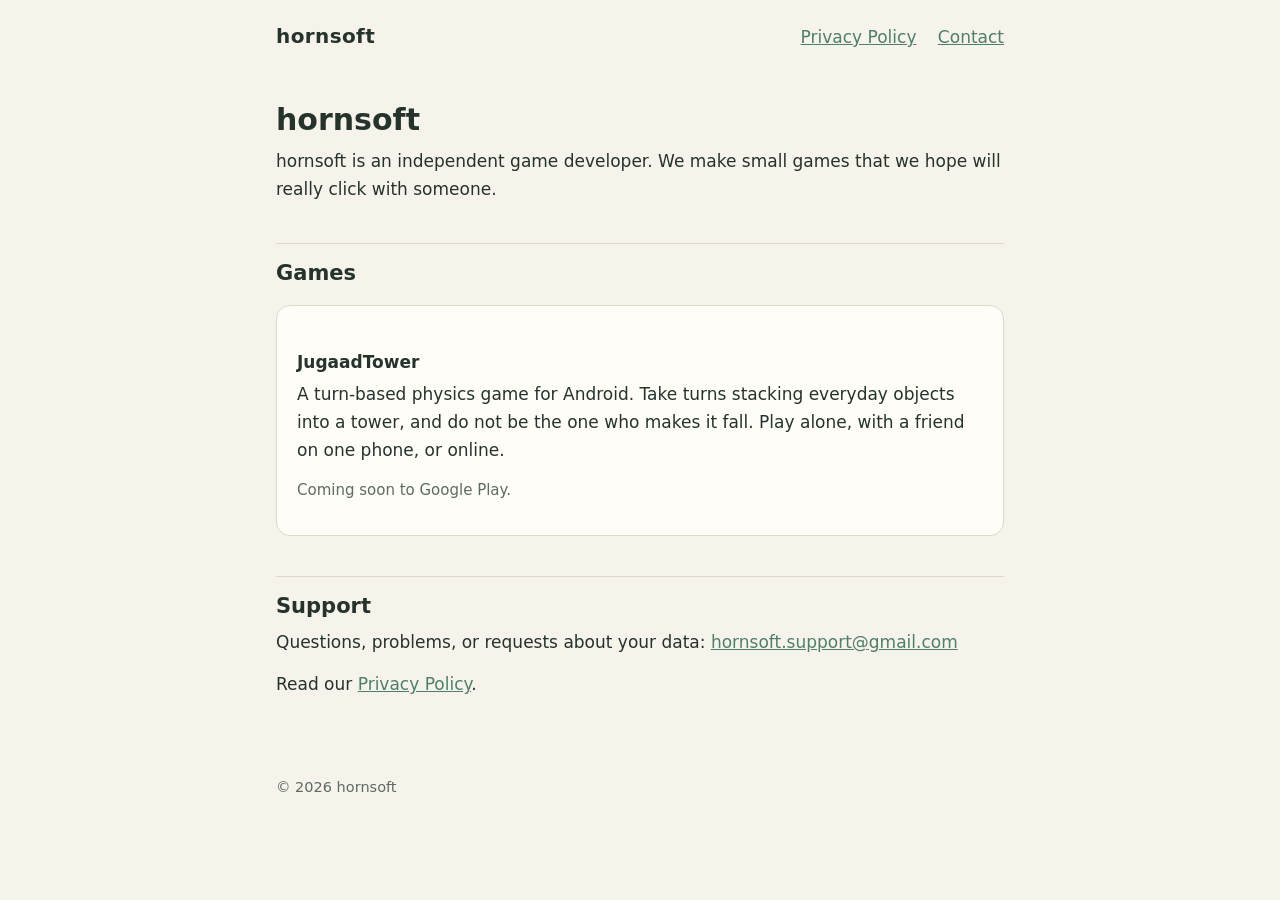
<file: index.html>
<!doctype html>
<html lang="en">
<head>
  <meta charset="utf-8">
  <meta name="viewport" content="width=device-width, initial-scale=1">
  <title>hornsoft</title>
  <meta name="description" content="hornsoft is an independent game developer. Home of JugaadTower.">
  <link rel="stylesheet" href="style.css">
</head>
<body>
  <header class="site">
    <a class="brand" href="./">hornsoft</a>
    <nav>
      <a href="privacy/">Privacy Policy</a>
      <a href="mailto:hornsoft.support@gmail.com">Contact</a>
    </nav>
  </header>

  <main>
    <h1>hornsoft</h1>
    <p>hornsoft is an independent game developer. We make small games that we hope will really click with someone.</p>

    <h2>Games</h2>
    <div class="card">
      <h3>JugaadTower</h3>
      <p>A turn-based physics game for Android. Take turns stacking everyday objects into a tower, and do not be the one who makes it fall. Play alone, with a friend on one phone, or online.</p>
      <p class="meta">Coming soon to Google Play.</p>
    </div>

    <h2>Support</h2>
    <p>Questions, problems, or requests about your data: <a href="mailto:hornsoft.support@gmail.com">hornsoft.support@gmail.com</a></p>
    <p>Read our <a href="privacy/">Privacy Policy</a>.</p>
  </main>

  <footer class="site">
    <p>&copy; 2026 hornsoft</p>
  </footer>
</body>
</html>
</file>
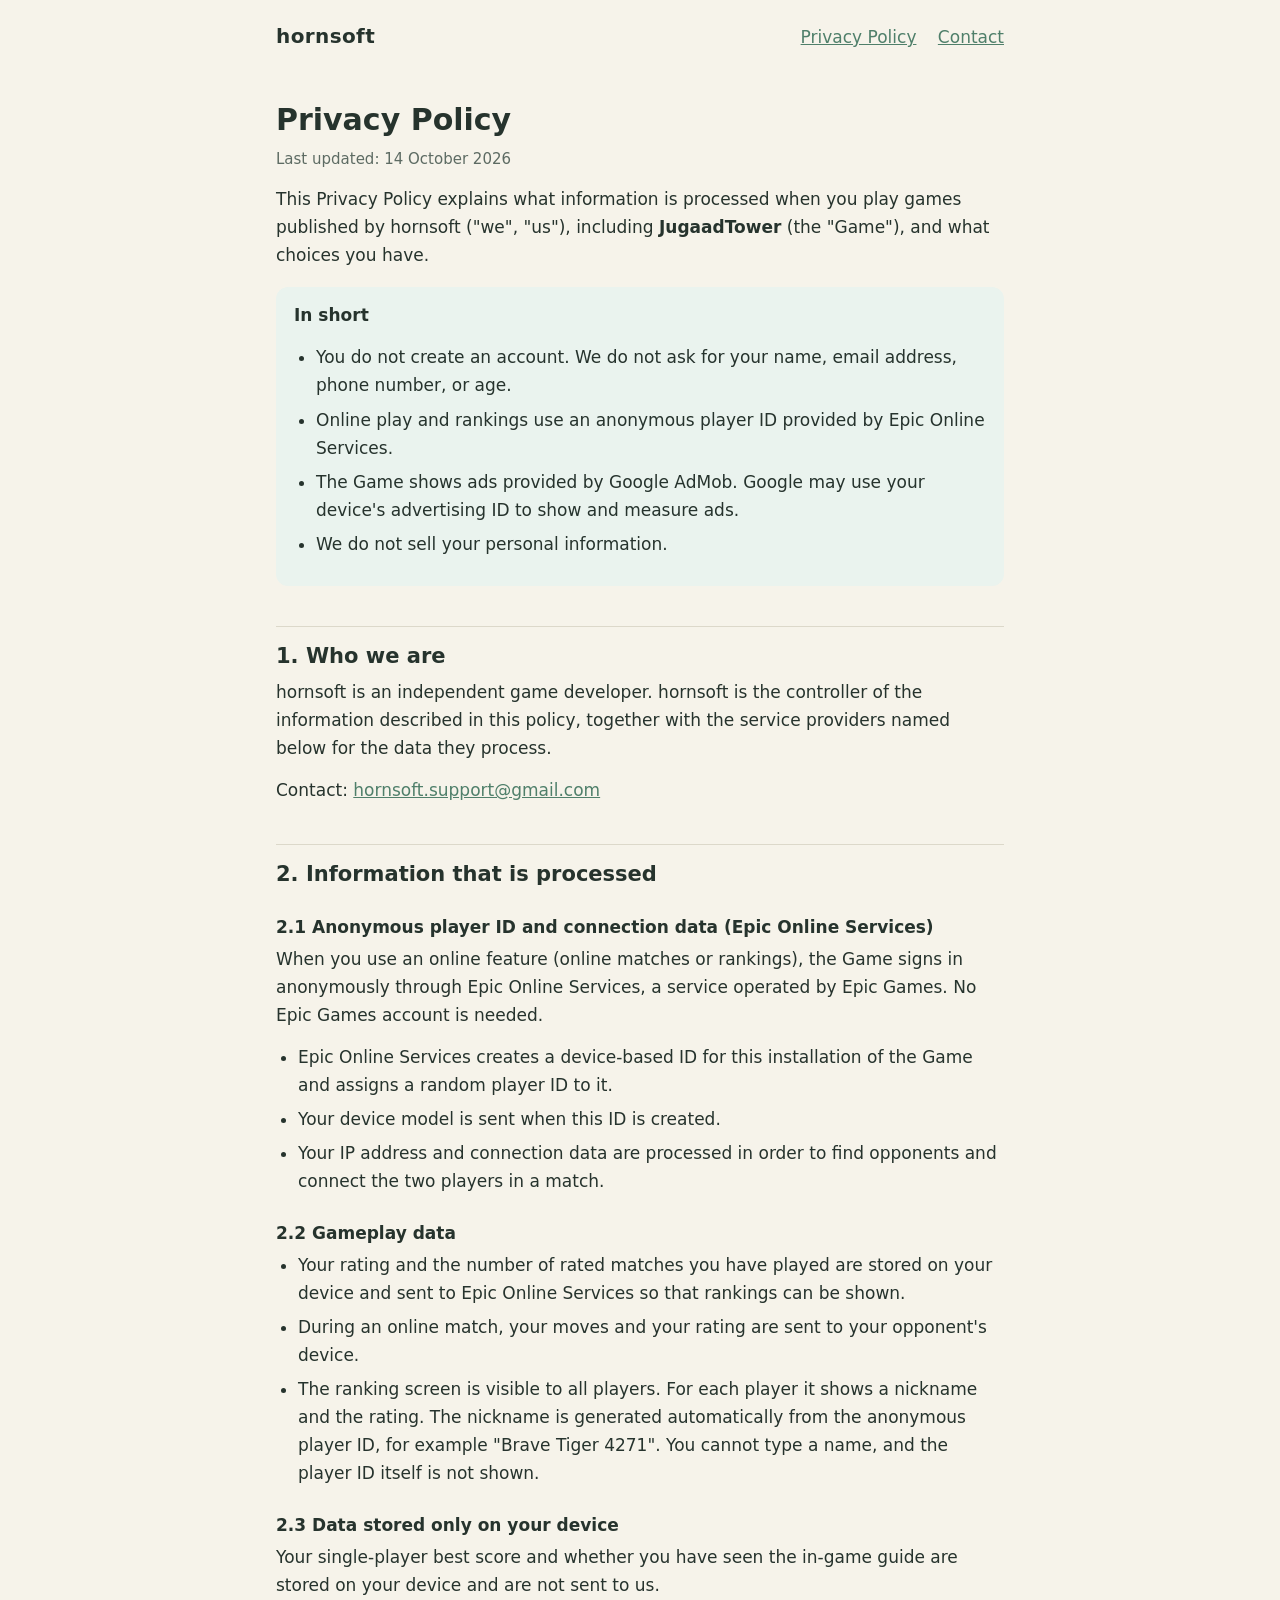
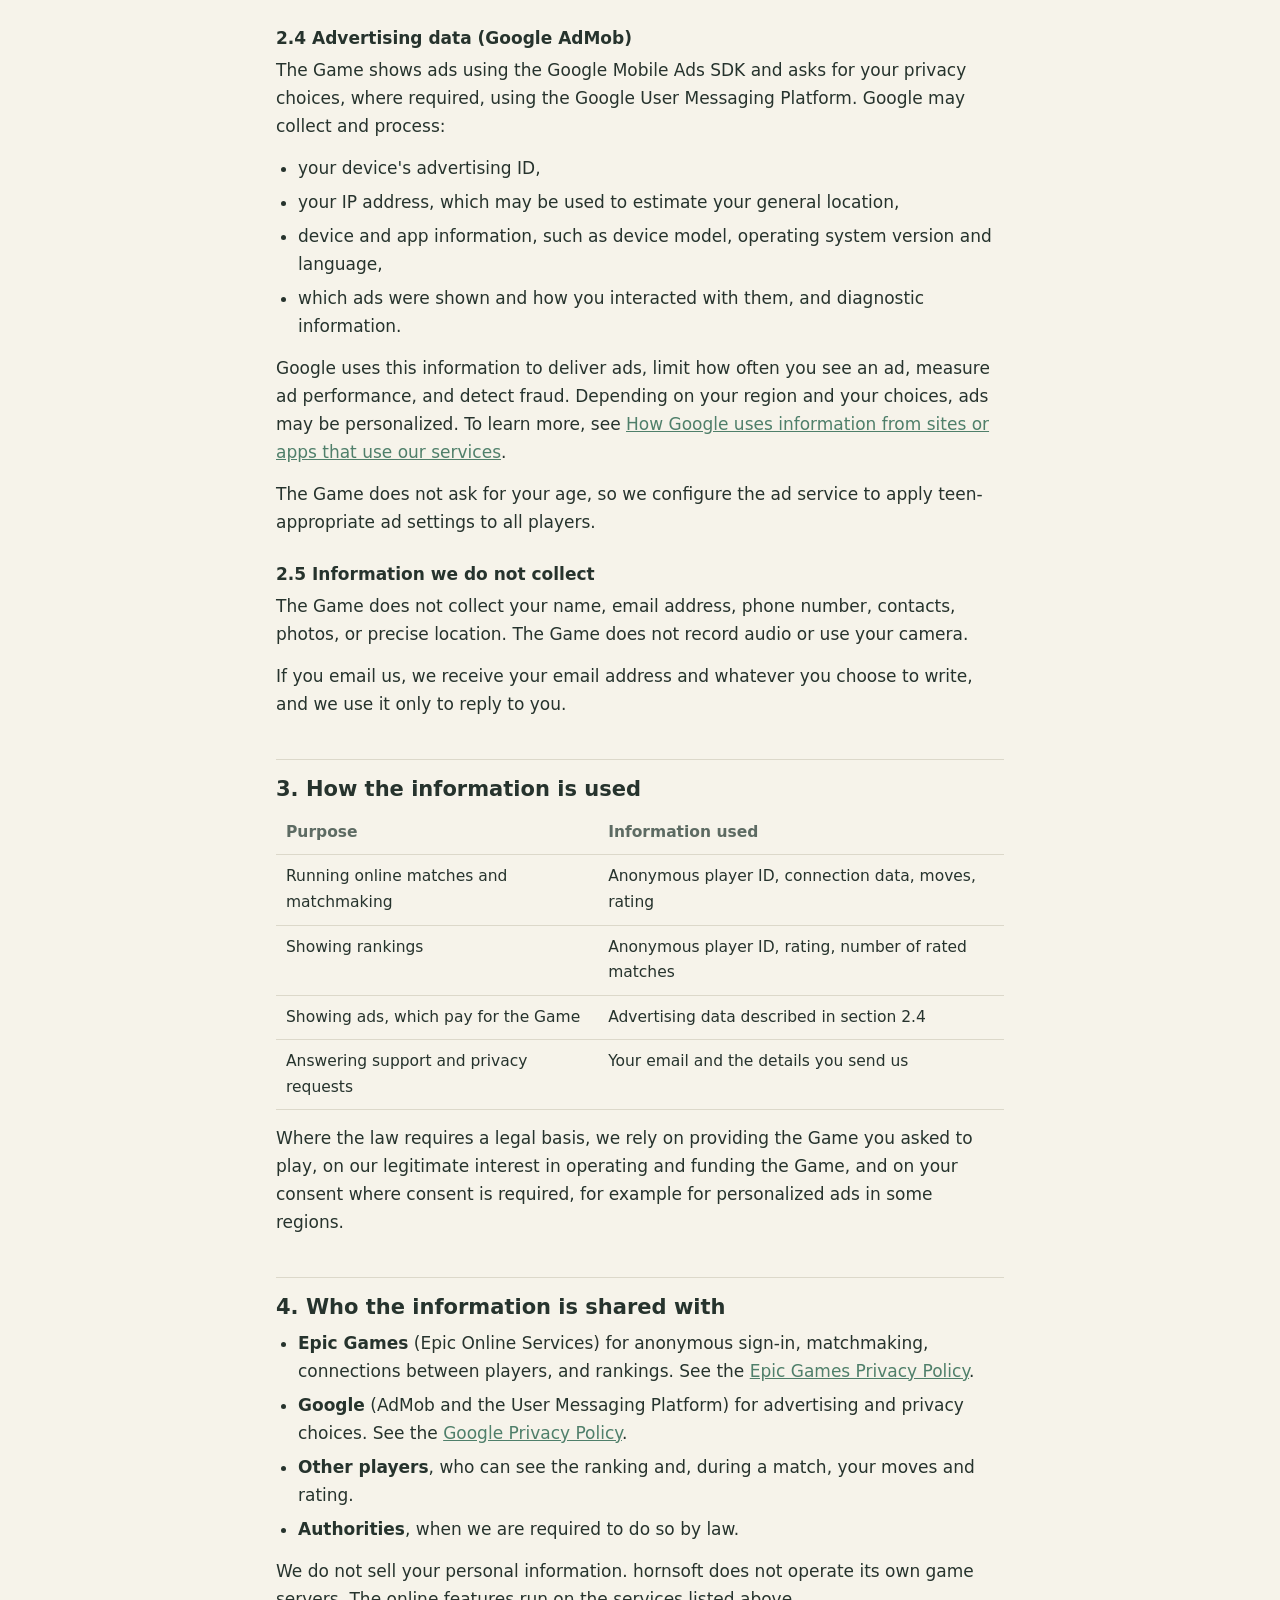
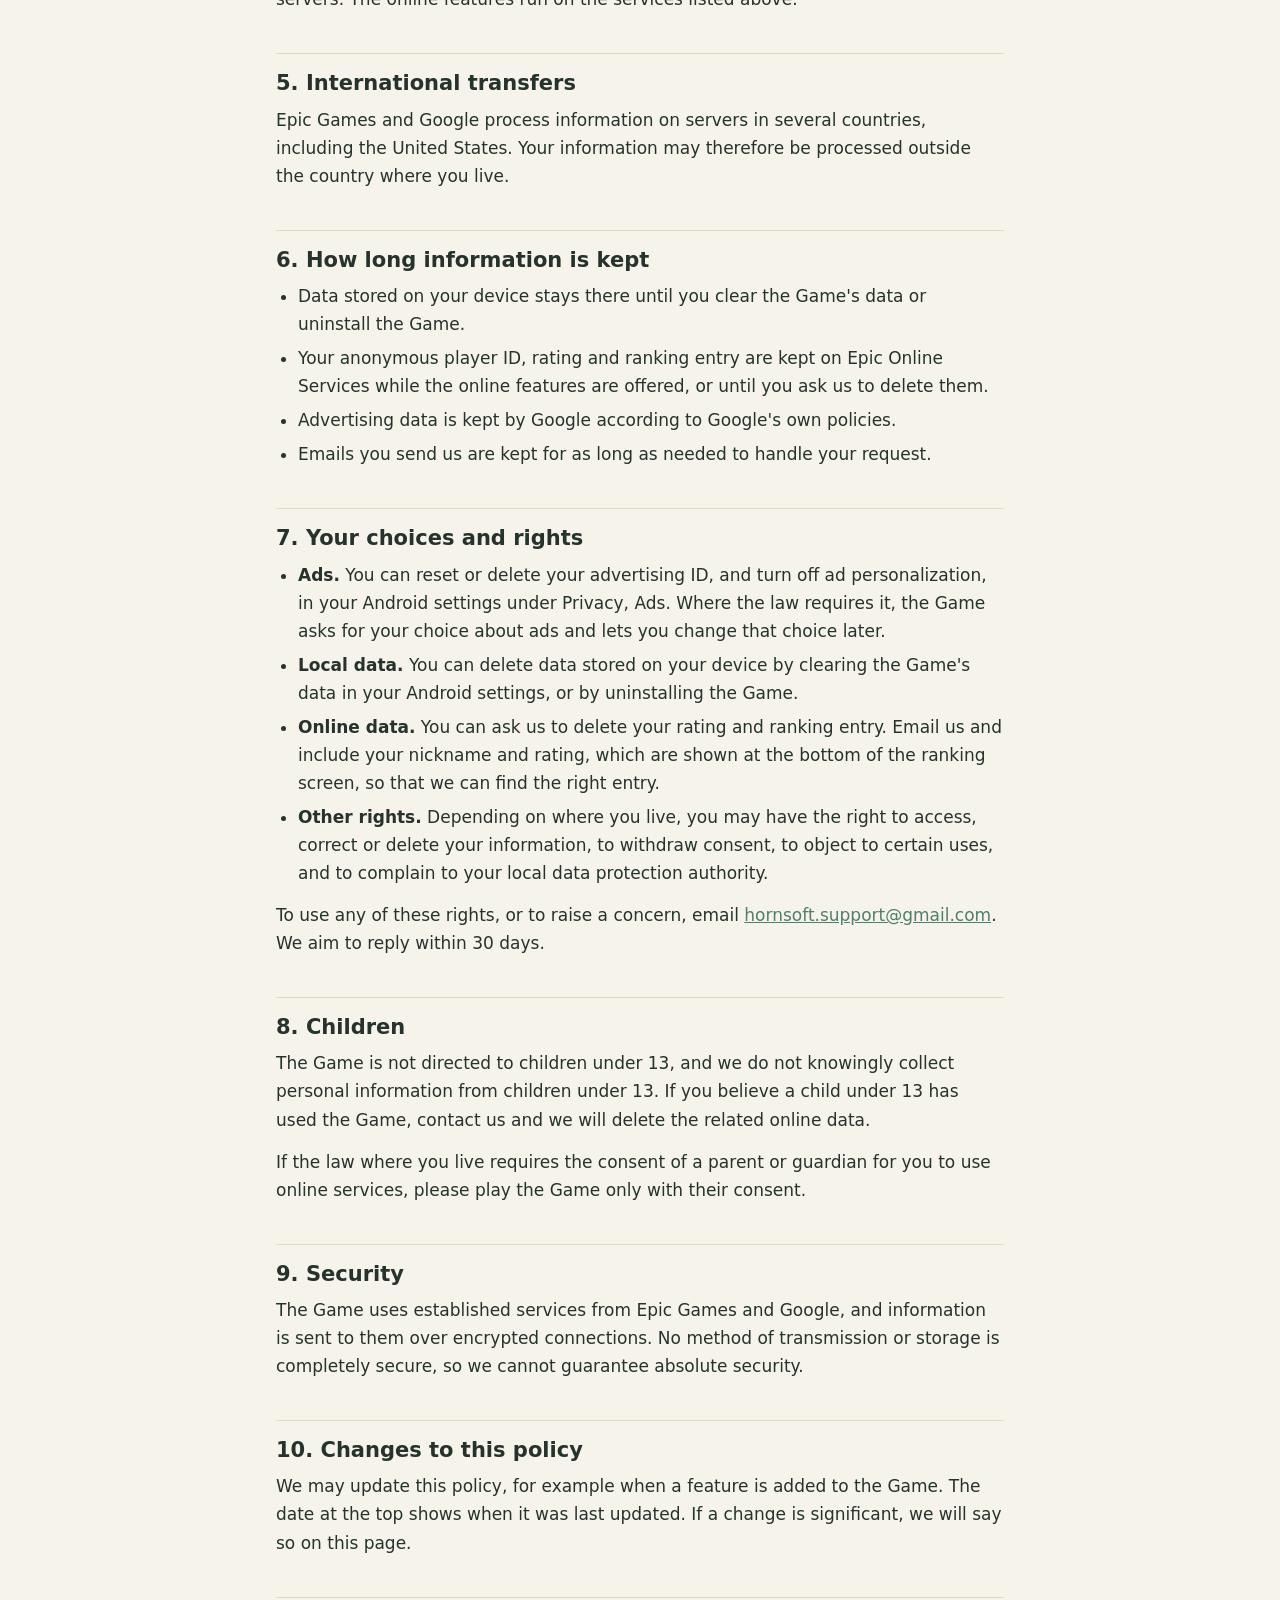
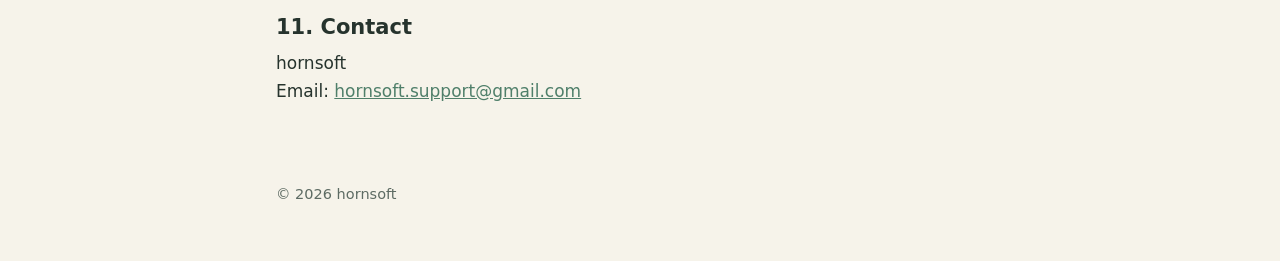
<file: privacy/index.html>
<!doctype html>
<html lang="en">
<head>
  <meta charset="utf-8">
  <meta name="viewport" content="width=device-width, initial-scale=1">
  <title>Privacy Policy | hornsoft</title>
  <meta name="description" content="Privacy Policy for games published by hornsoft, including JugaadTower.">
  <link rel="stylesheet" href="../style.css">
</head>
<body>
  <header class="site">
    <a class="brand" href="../">hornsoft</a>
    <nav>
      <a href="./">Privacy Policy</a>
      <a href="mailto:hornsoft.support@gmail.com">Contact</a>
    </nav>
  </header>

  <main>
    <h1>Privacy Policy</h1>
    <p class="meta">Last updated: 14 October 2026</p>

    <p>This Privacy Policy explains what information is processed when you play games published by hornsoft ("we", "us"), including <strong>JugaadTower</strong> (the "Game"), and what choices you have.</p>

    <div class="note">
      <p><strong>In short</strong></p>
      <ul>
        <li>You do not create an account. We do not ask for your name, email address, phone number, or age.</li>
        <li>Online play and rankings use an anonymous player ID provided by Epic Online Services.</li>
        <li>The Game shows ads provided by Google AdMob. Google may use your device's advertising ID to show and measure ads.</li>
        <li>We do not sell your personal information.</li>
      </ul>
    </div>

    <h2>1. Who we are</h2>
    <p>hornsoft is an independent game developer. hornsoft is the controller of the information described in this policy, together with the service providers named below for the data they process.</p>
    <p>Contact: <a href="mailto:hornsoft.support@gmail.com">hornsoft.support@gmail.com</a></p>

    <h2>2. Information that is processed</h2>

    <h3>2.1 Anonymous player ID and connection data (Epic Online Services)</h3>
    <p>When you use an online feature (online matches or rankings), the Game signs in anonymously through Epic Online Services, a service operated by Epic Games. No Epic Games account is needed.</p>
    <ul>
      <li>Epic Online Services creates a device-based ID for this installation of the Game and assigns a random player ID to it.</li>
      <li>Your device model is sent when this ID is created.</li>
      <li>Your IP address and connection data are processed in order to find opponents and connect the two players in a match.</li>
    </ul>

    <h3>2.2 Gameplay data</h3>
    <ul>
      <li>Your rating and the number of rated matches you have played are stored on your device and sent to Epic Online Services so that rankings can be shown.</li>
      <li>During an online match, your moves and your rating are sent to your opponent's device.</li>
      <li>The ranking screen is visible to all players. For each player it shows a nickname and the rating. The nickname is generated automatically from the anonymous player ID, for example "Brave Tiger 4271". You cannot type a name, and the player ID itself is not shown.</li>
    </ul>

    <h3>2.3 Data stored only on your device</h3>
    <p>Your single-player best score and whether you have seen the in-game guide are stored on your device and are not sent to us.</p>

    <h3>2.4 Advertising data (Google AdMob)</h3>
    <p>The Game shows ads using the Google Mobile Ads SDK and asks for your privacy choices, where required, using the Google User Messaging Platform. Google may collect and process:</p>
    <ul>
      <li>your device's advertising ID,</li>
      <li>your IP address, which may be used to estimate your general location,</li>
      <li>device and app information, such as device model, operating system version and language,</li>
      <li>which ads were shown and how you interacted with them, and diagnostic information.</li>
    </ul>
    <p>Google uses this information to deliver ads, limit how often you see an ad, measure ad performance, and detect fraud. Depending on your region and your choices, ads may be personalized. To learn more, see <a href="https://policies.google.com/technologies/partner-sites" rel="noopener">How Google uses information from sites or apps that use our services</a>.</p>
    <p>The Game does not ask for your age, so we configure the ad service to apply teen-appropriate ad settings to all players.</p>

    <h3>2.5 Information we do not collect</h3>
    <p>The Game does not collect your name, email address, phone number, contacts, photos, or precise location. The Game does not record audio or use your camera.</p>
    <p>If you email us, we receive your email address and whatever you choose to write, and we use it only to reply to you.</p>

    <h2>3. How the information is used</h2>
    <div class="table-wrap">
      <table>
        <thead>
          <tr><th>Purpose</th><th>Information used</th></tr>
        </thead>
        <tbody>
          <tr><td>Running online matches and matchmaking</td><td>Anonymous player ID, connection data, moves, rating</td></tr>
          <tr><td>Showing rankings</td><td>Anonymous player ID, rating, number of rated matches</td></tr>
          <tr><td>Showing ads, which pay for the Game</td><td>Advertising data described in section 2.4</td></tr>
          <tr><td>Answering support and privacy requests</td><td>Your email and the details you send us</td></tr>
        </tbody>
      </table>
    </div>
    <p>Where the law requires a legal basis, we rely on providing the Game you asked to play, on our legitimate interest in operating and funding the Game, and on your consent where consent is required, for example for personalized ads in some regions.</p>

    <h2>4. Who the information is shared with</h2>
    <ul>
      <li><strong>Epic Games</strong> (Epic Online Services) for anonymous sign-in, matchmaking, connections between players, and rankings. See the <a href="https://www.epicgames.com/site/privacypolicy" rel="noopener">Epic Games Privacy Policy</a>.</li>
      <li><strong>Google</strong> (AdMob and the User Messaging Platform) for advertising and privacy choices. See the <a href="https://policies.google.com/privacy" rel="noopener">Google Privacy Policy</a>.</li>
      <li><strong>Other players</strong>, who can see the ranking and, during a match, your moves and rating.</li>
      <li><strong>Authorities</strong>, when we are required to do so by law.</li>
    </ul>
    <p>We do not sell your personal information. hornsoft does not operate its own game servers. The online features run on the services listed above.</p>

    <h2>5. International transfers</h2>
    <p>Epic Games and Google process information on servers in several countries, including the United States. Your information may therefore be processed outside the country where you live.</p>

    <h2>6. How long information is kept</h2>
    <ul>
      <li>Data stored on your device stays there until you clear the Game's data or uninstall the Game.</li>
      <li>Your anonymous player ID, rating and ranking entry are kept on Epic Online Services while the online features are offered, or until you ask us to delete them.</li>
      <li>Advertising data is kept by Google according to Google's own policies.</li>
      <li>Emails you send us are kept for as long as needed to handle your request.</li>
    </ul>

    <h2>7. Your choices and rights</h2>
    <ul>
      <li><strong>Ads.</strong> You can reset or delete your advertising ID, and turn off ad personalization, in your Android settings under Privacy, Ads. Where the law requires it, the Game asks for your choice about ads and lets you change that choice later.</li>
      <li><strong>Local data.</strong> You can delete data stored on your device by clearing the Game's data in your Android settings, or by uninstalling the Game.</li>
      <li><strong>Online data.</strong> You can ask us to delete your rating and ranking entry. Email us and include your nickname and rating, which are shown at the bottom of the ranking screen, so that we can find the right entry.</li>
      <li><strong>Other rights.</strong> Depending on where you live, you may have the right to access, correct or delete your information, to withdraw consent, to object to certain uses, and to complain to your local data protection authority.</li>
    </ul>
    <p>To use any of these rights, or to raise a concern, email <a href="mailto:hornsoft.support@gmail.com">hornsoft.support@gmail.com</a>. We aim to reply within 30 days.</p>

    <h2>8. Children</h2>
    <p>The Game is not directed to children under 13, and we do not knowingly collect personal information from children under 13. If you believe a child under 13 has used the Game, contact us and we will delete the related online data.</p>
    <p>If the law where you live requires the consent of a parent or guardian for you to use online services, please play the Game only with their consent.</p>

    <h2>9. Security</h2>
    <p>The Game uses established services from Epic Games and Google, and information is sent to them over encrypted connections. No method of transmission or storage is completely secure, so we cannot guarantee absolute security.</p>

    <h2>10. Changes to this policy</h2>
    <p>We may update this policy, for example when a feature is added to the Game. The date at the top shows when it was last updated. If a change is significant, we will say so on this page.</p>

    <h2>11. Contact</h2>
    <p>hornsoft<br>
    Email: <a href="mailto:hornsoft.support@gmail.com">hornsoft.support@gmail.com</a></p>
  </main>

  <footer class="site">
    <p>&copy; 2026 hornsoft</p>
  </footer>
</body>
</html>
</file>
<file: style.css>
:root {
  --bg: #f6f3ea;
  --card: #fffdf8;
  --ink: #26332d;
  --muted: #5d6b63;
  --accent: #4f7f6a;
  --line: #dcd8ca;
  --note-bg: #eaf3ee;
}

@media (prefers-color-scheme: dark) {
  :root {
    --bg: #1b211e;
    --card: #232b27;
    --ink: #e8ece8;
    --muted: #a9b5ad;
    --accent: #8fc3aa;
    --line: #37423c;
    --note-bg: #26332d;
  }
}

* { box-sizing: border-box; }

html { -webkit-text-size-adjust: 100%; }

body {
  margin: 0;
  background: var(--bg);
  color: var(--ink);
  font-family: system-ui, -apple-system, "Segoe UI", Roboto, "Noto Sans", sans-serif;
  font-size: 17px;
  line-height: 1.65;
}

main {
  max-width: 760px;
  margin: 0 auto;
  padding: 24px 16px 64px;
}

header.site {
  max-width: 760px;
  margin: 0 auto;
  padding: 20px 16px 0;
  display: flex;
  justify-content: space-between;
  align-items: baseline;
  flex-wrap: wrap;
  gap: 8px 16px;
}

header.site .brand {
  font-weight: 700;
  font-size: 20px;
  letter-spacing: 0.02em;
  color: var(--ink);
  text-decoration: none;
}

header.site nav a { margin-left: 16px; }
header.site nav a:first-child { margin-left: 0; }

a { color: var(--accent); }

h1 { font-size: 30px; line-height: 1.25; margin: 24px 0 8px; }
h2 { font-size: 21px; line-height: 1.3; margin: 40px 0 8px; padding-top: 16px; border-top: 1px solid var(--line); }
h3 { font-size: 17px; margin: 24px 0 4px; }

p, ul, table { margin: 0 0 14px; }
ul { padding-left: 22px; }
li { margin-bottom: 6px; }

.meta { color: var(--muted); font-size: 15px; }

.card {
  background: var(--card);
  border: 1px solid var(--line);
  border-radius: 14px;
  padding: 18px 20px;
  margin: 18px 0;
}

.note {
  background: var(--note-bg);
  border-radius: 12px;
  padding: 14px 18px;
  margin: 18px 0;
}

.draft {
  background: #fff1c9;
  color: #4a3b00;
  border: 1px solid #e3c766;
  border-radius: 12px;
  padding: 12px 16px;
  margin: 16px 0;
  font-weight: 600;
}

.table-wrap { overflow-x: auto; }

table { border-collapse: collapse; width: 100%; font-size: 15.5px; }
th, td { text-align: left; vertical-align: top; padding: 9px 10px; border-bottom: 1px solid var(--line); }
th { color: var(--muted); font-weight: 600; }

footer.site {
  max-width: 760px;
  margin: 0 auto;
  padding: 0 16px 40px;
  color: var(--muted);
  font-size: 14.5px;
}
</file>
